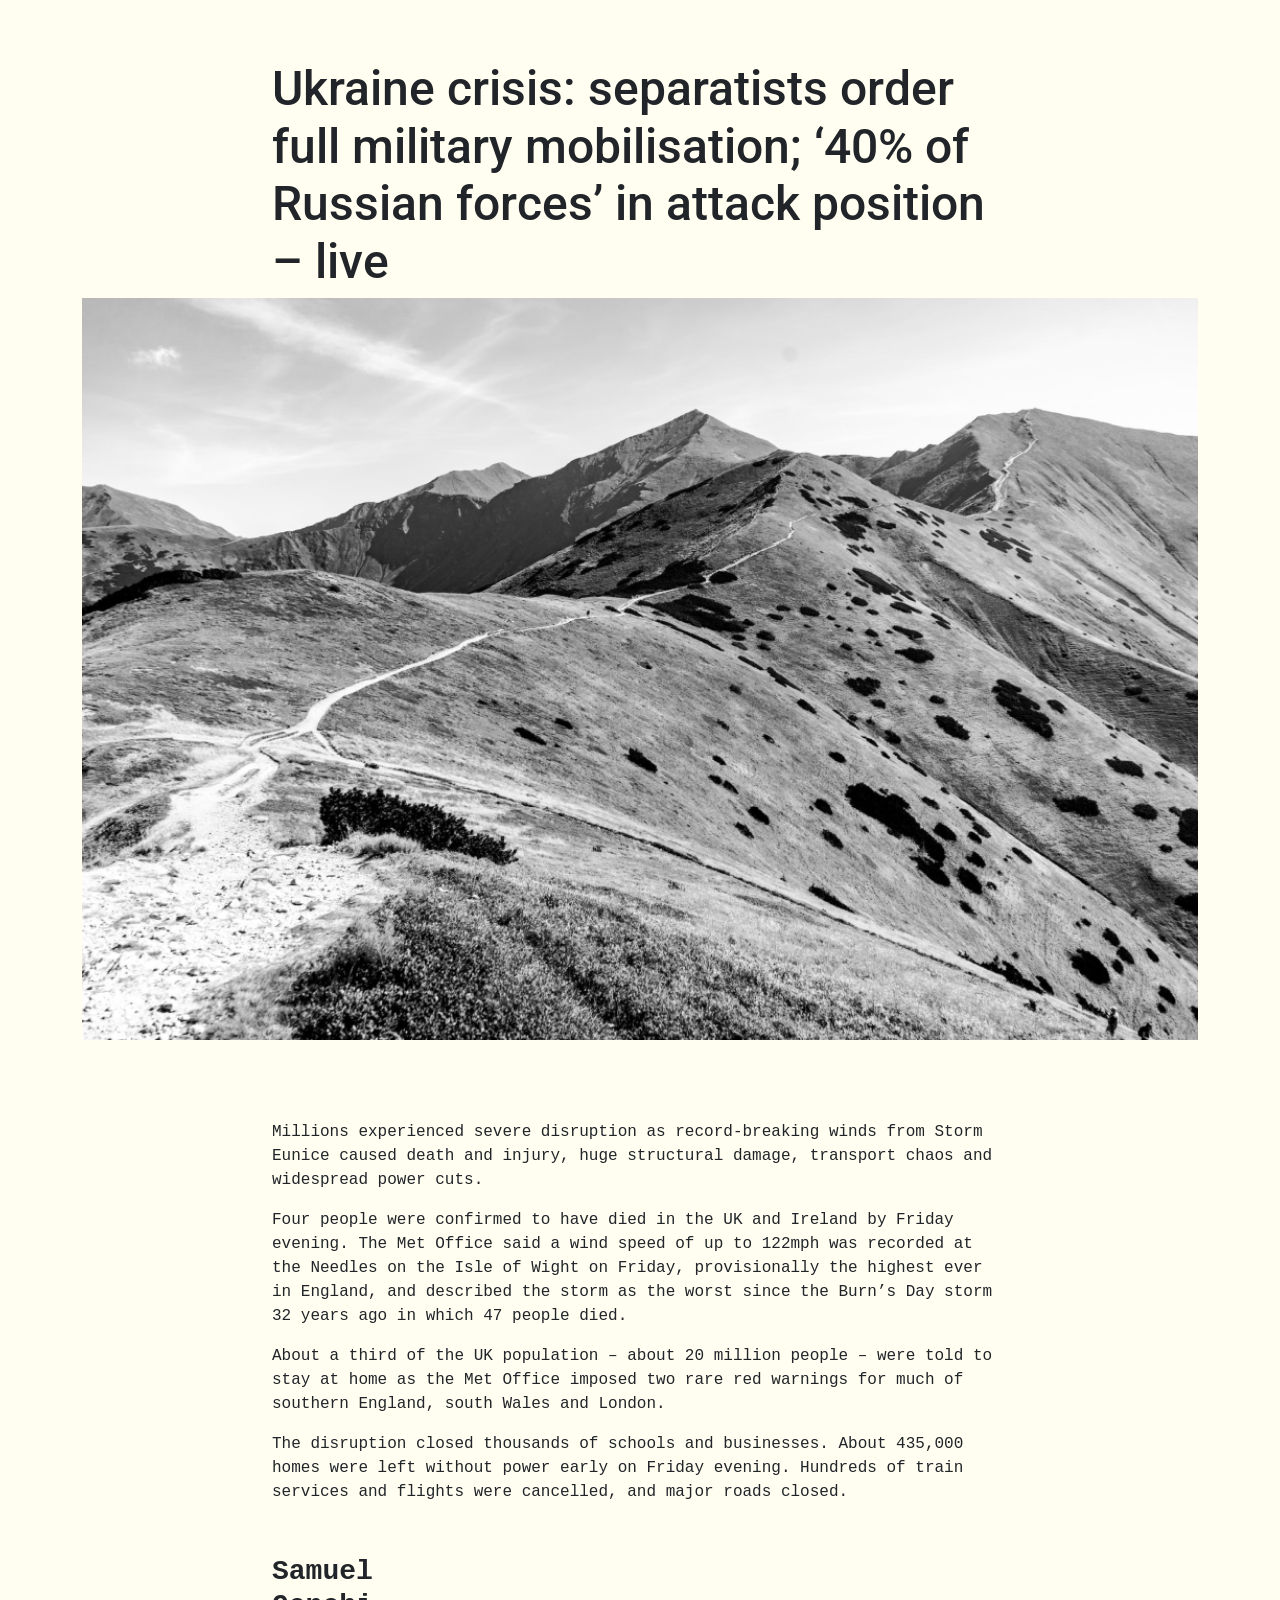
<file: index.html>
<!DOCTYPE html>
<html lang="en">
<head>
    <meta charset="UTF-8">
    <meta name="viewport" content="width=device-width, initial-scale=1.0">
    <title>Document</title>

    <link href="https://cdn.jsdelivr.net/npm/bootstrap@5.3.3/dist/css/bootstrap.min.css" rel="stylesheet" integrity="sha384-QWTKZyjpPEjISv5WaRU9OFeRpok6YctnYmDr5pNlyT2bRjXh0JMhjY6hW+ALEwIH" crossorigin="anonymous">
    <link href="https://fonts.googleapis.com/css2?family=Overpass+Mono:wght@300..700&family=Roboto:ital,wght@0,100;0,300;0,400;0,500;0,700;0,900;1,100;1,300;1,400;1,500;1,700;1,900&display=swap" rel="stylesheet">
    <link rel="stylesheet" href="static/css/index.css"/>
    
</head>

<body>
    <div class="container">

        <div class="row">
            <div class="col-md-8 offset-md-2">
                <div class="title">
                    <h2 style="margin-top:60px;" class="roboto-bold" >
                        Ukraine crisis: separatists order 
                        full military mobilisation; ‘40% of 
                        Russian forces’ in attack 
                        position – live 
                    </h2>
                </div>
            </div>
        </div>
    

    
        <div class="row">
            <div class="col-md-12">
                <div class="img">
                    <img style= "margin-top:30 px " src ="static/img/img prima-prova.png">
                </div>
            </div>
        </div>
    


    
        <div class="row">
            <div class="col-md-8 offset-md-2">
                <div class="testo">
                    <div style="margin-top:80px;" class="overpass-mono">
                        <p>
                        Millions experienced severe disruption as record-breaking winds 
                        from Storm Eunice caused death and injury, huge structural 
                        damage, transport chaos and widespread power cuts. </p>
                        <p>
                        Four people were confirmed to have died in the UK and Ireland by 
                        Friday evening. The Met Office said a wind speed of up to 122mph 
                        was recorded at the Needles on the Isle of Wight on Friday, 
                        provisionally the highest ever in England, and described the 
                        storm as the worst since the Burn’s Day storm 32 years ago in 
                        which 47 people died. </p>
                        <p>
                        About a third of the UK population – about 20 million people – 
                        were told to stay at home as the Met Office imposed two rare red 
                        warnings for much of southern England, south Wales and London. </p>
                        <p>
                        The disruption closed thousands of schools and businesses. About 
                        435,000 homes were left without power early on Friday evening. 
                        Hundreds of train services and flights were cancelled, and major 
                        roads closed. </p>
                    </div>
                </div>
            </div>
        </div>
    

    
        <div class="row">
            <div class="col-md-4 offset-md-2">
                <div class="firma">
                    <h3 style="margin-top: 35px;" class="overpass-mono" >
                        Samuel <br> Genchi
                    </h3>
                </div> 
            </div>
        </div>
    </div>


    
</body>
</html>
</file>
<file: static/css/index.css>
@import "titolo.css";
@import "immagine.css";
@import "testo.css";
@import "firma.css";

body{
    background-color : #FFFEF0;
}
</file>
